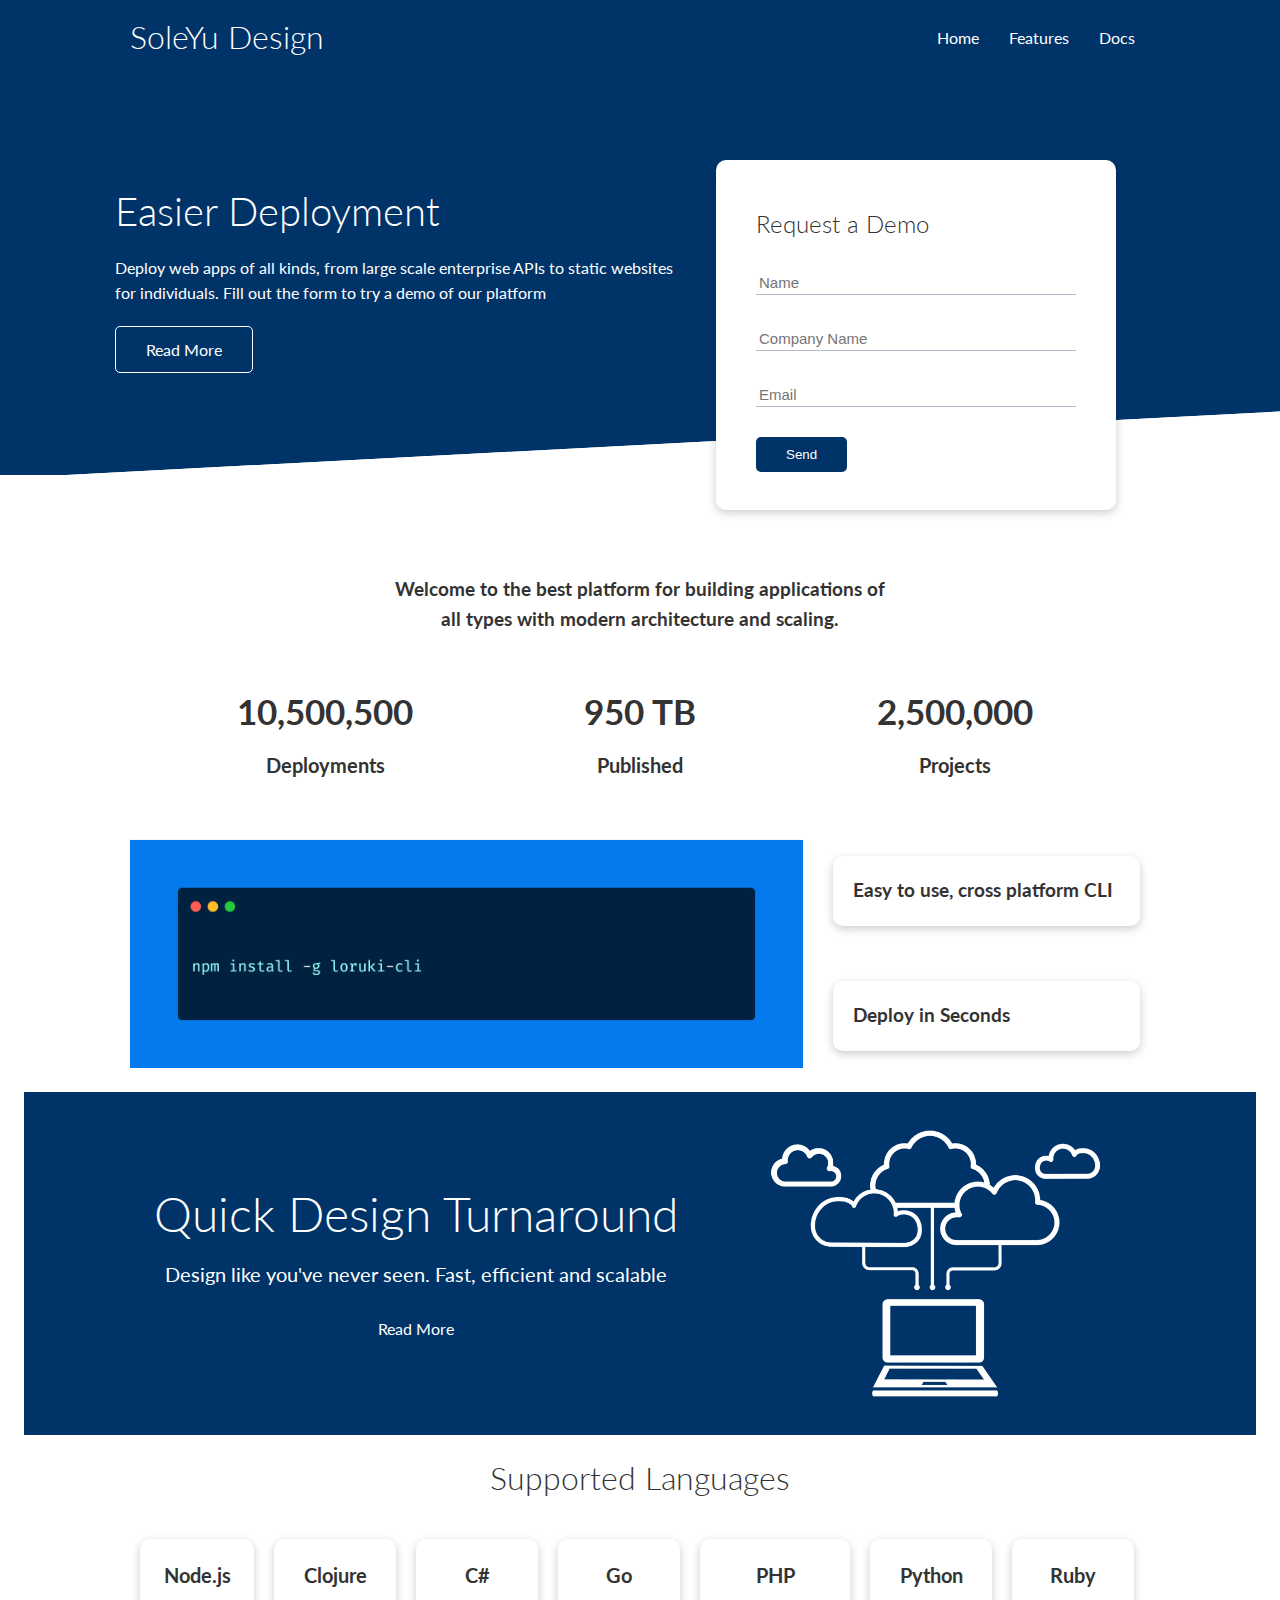
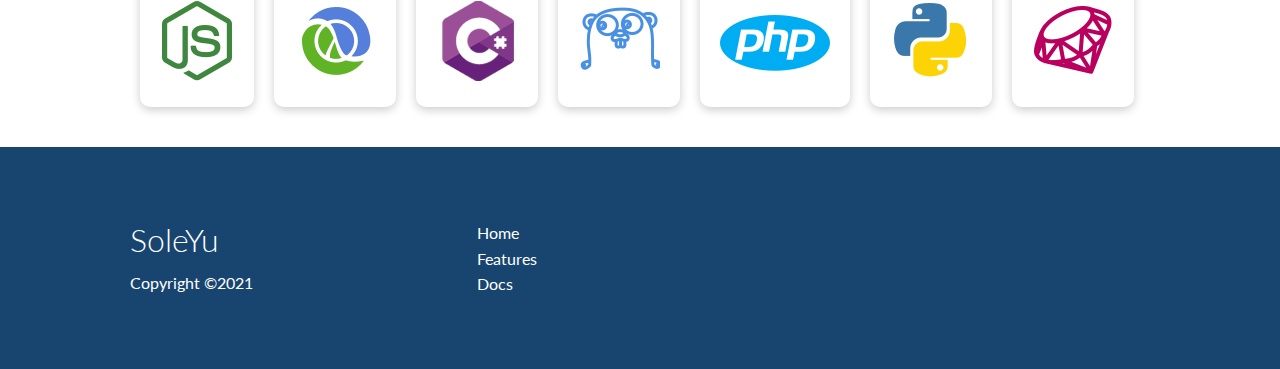
<file: index.html>
<!DOCTYPE html>
<html lang="en">
<head>
    <meta charset="UTF-8">
    <meta http-equiv="X-UA-Compatible" content="IE=edge">
    <meta name="viewport" content="width=device-width, initial-scale=1.0">
    <link rel="stylesheet" href="css/utilities.css">
    <link rel="stylesheet" href="css/style.css">
    <link rel="stylesheet" href="https://cdnjs.cloudflare.com/ajax/libs/font-awesome/5.15.3/css/all.min.css" integrity="sha512-iBBXm8fW90+nuLcSKlbmrPcLa0OT92xO1BIsZ+ywDWZCvqsWgccV3gFoRBv0z+8dLJgyAHIhR35VZc2oM/gI1w==" crossorigin="anonymous" referrerpolicy="no-referrer" />
    <title>SoleYu - Solutions | Data | Design</title>
</head>
<body>
    <!-- NavBar -->
    <div class="navbar">
        <div class="container flex">
            <h1 class="logo">SoleYu Design</h1>
                <nav>
                    <ul>
                        <li>
                            <a href="index.html" class="href">Home</a>
                        </li>
                        <li>
                            <a href="features.html" class="href">Features</a>
                        </li>
                        <li>
                            <a href="docs.html" class="href">Docs</a>
                        </li>
                    </ul>
                </nav>
        </div>
    </div>

    <!-- Showcase -->
    <section class="showcase">
        <div class="container grid">
            <div class="showcase-text">
                <h1>Easier Deployment</h1>
                <p>
                    Deploy web apps of all kinds, from large scale enterprise APIs to static websites for individuals. Fill out the form to try a demo of our platform

                </p>
                <a href="features.html" class="btn btn-outline">Read More</a>
            </div>
            <div class="showcase-form card">
                <h2>Request a Demo</h2>
                <form>
                    <div class="form-control">
                        <input type="text" name="name" placeholder="Name" required>
                    </div>
                    <div class="form-control">
                        <input type="text" name="company" placeholder="Company Name" required>
                    </div>
                    <div class="form-control">
                        <input type="text" name="email" placeholder="Email" required>
                    </div>
                    <input type='submit' value="Send" class="btn btn-primary">
                </form>
            </div>
        </div>
    </section>

    <!-- Stats -->
    <section class="stats">
        <div class="container">
            <h3 class="stats-heading text-center m-1">
                Welcome to the best platform for building applications of all types with modern architecture and scaling.
            </h3>
            <div class="grid grid-3 text-center m-4">
                <div>
                    <i class="fas fa-server fa-3x"></i>
                    <h3>10,500,500</h3>
                    <p class="text-secondary">Deployments</p>
                </div>
                <div>
                    <i class="fas fa-upload fa-3x"></i>
                    <h3>950 TB</h3>
                    <p class="text-secondary">Published</p>
                </div>
                <div>
                    <i class="fas fa-project-diagram fa-3x"></i>
                    <h3>2,500,000</h3>
                    <p class="text-secondary">Projects</p>
                </div>
            </div>
        </div>
    </section>

    <!-- CLI -->
    <section class="cli">
        <div class="container grid">
            <img src="images/npm.png" alt="cliImage">
            <div class="card">
                <h3>
                    Easy to use, cross platform CLI
                </h3>
            </div>
            <div class="card">
                <h3>
                   Deploy in Seconds
                </h3>
            </div>
        </div>
    </section>
<!-- Cloud -->
<section class="cloud bg-primary m-2 p-2">
    <div class="container grid">
        <div class="text-center">
            <h2 class="lg">Quick Design Turnaround</h2>
            <p class="lead m-1">
                Design like you've never seen. Fast, efficient and scalable
            </p>
            <a href="features.html" class="btn btn-light">Read More</a>
        </div>
        <img src="images/cloud.png" alt="cloudimage">
    </div>

</section>

<!-- Languages -->

<section class="languages">
    <h2 class="md text-center m-2">Supported Languages

    </h2>
<!-- Node -->

    <div class="container flex">
        <div class="card">
            <h4>Node.js</h4>
            <img src="images/logos/node.png" alt="nodeicon">
        </div>
    
<!-- Clojure -->

    
        <div class="card">
            <h4>Clojure</h4>
            <img src="images/logos/clojure.png" alt="clojureicon">
        </div>
   

    <!-- C# -->
    
        <div class="card">
            <h4>C#</h4>
            <img src="images/logos/csharp.png" alt="csharpicon">
        </div>
    
    <!-- Go -->
    
        <div class="card">
            <h4>Go</h4>
            <img src="images/logos/go.png" alt="goicon">
        </div>
    
    <!-- PHP -->

        <div class="card">
            <h4>PHP</h4>
            <img src="images/logos/php.png" alt="phpicon">
        </div>
    
    <!-- Python -->
    
        <div class="card">
            <h4>Python</h4>
            <img src="images/logos/python.png" alt="pythonicon">
        </div>
    
    <!-- Ruby -->
    
        <div class="card">
            <h4>Ruby</h4>
            <img src="images/logos/ruby.png" alt="rubyicon">
        </div>
        
    </div>
</section>

<!-- Footer -->

<footer class="footer bg-dark p-5">
    <div class="container grid grid-3">
        <div>
            <h1>SoleYu</h1>
            <p>Copyright &copy;2021</p>
        </div>
        <nav>
            <ul>
                <li>
                <a href="index.html">Home</a>
                </li>
                <li>
                <a href="features.html">Features</a>
                </li>
                <li>
                <a href="docs.html">Docs</a>
                </li>
            </ul>
        </nav>
        <div class="social">
            <a href="#"><i class="fab fa-github fa-2x"></i></a>
            <a href="#"><i class="fab fa-twitter fa-2x"></i></a>
            <a href="#"><i class="fab fa-facebook fa-2x"></i></a>
            <a href="#"><i class="fab fa-instagram fa-2x"></i></a>
        </div>
    </div>
</footer>
</body>
</html>
</file>
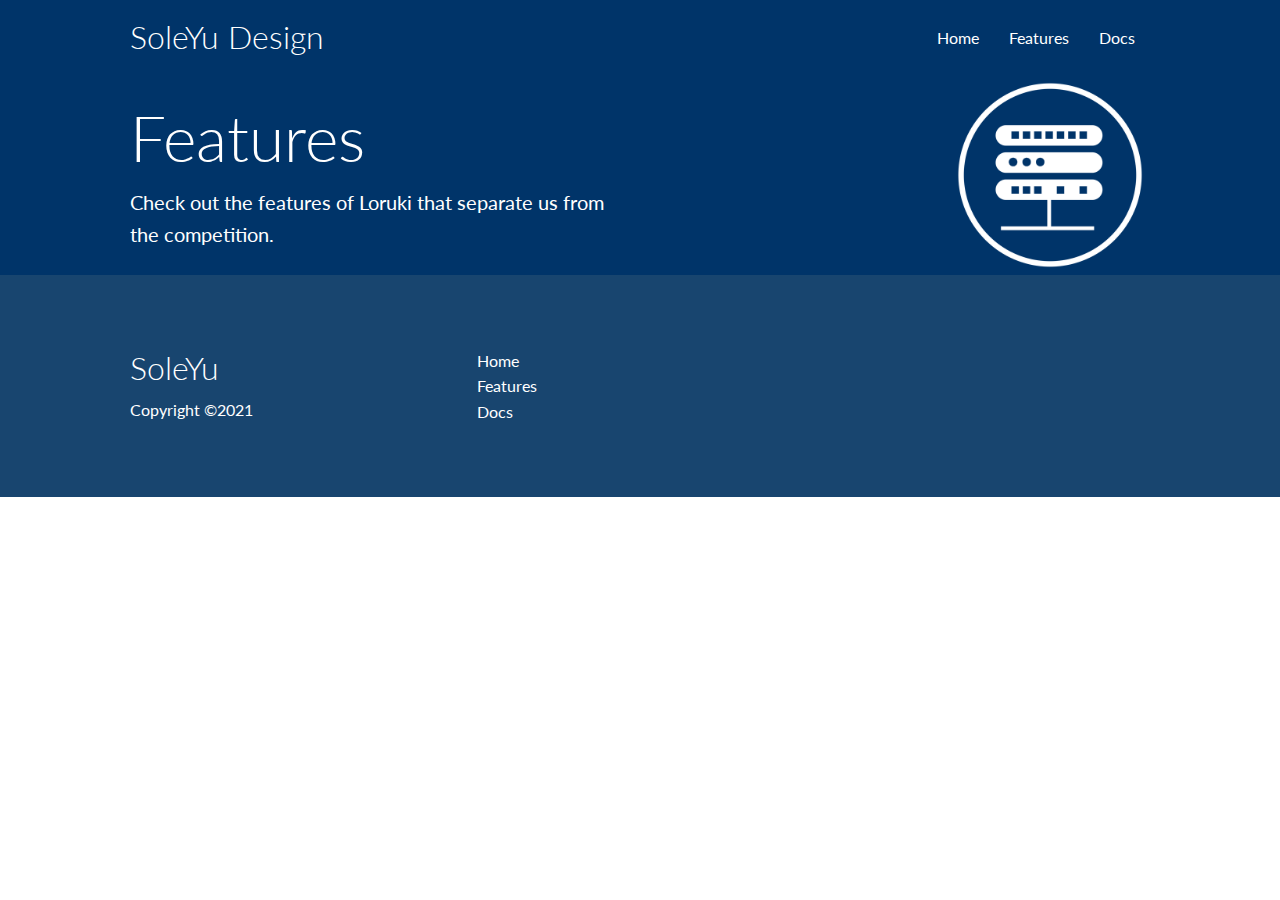
<file: docs.html>
<!DOCTYPE html>
<html lang="en">
<head>
    <meta charset="UTF-8">
    <meta http-equiv="X-UA-Compatible" content="IE=edge">
    <meta name="viewport" content="width=device-width, initial-scale=1.0">
    <link rel="stylesheet" href="css/utilities.css">
    <link rel="stylesheet" href="css/style.css">
    <link rel="stylesheet" href="https://cdnjs.cloudflare.com/ajax/libs/font-awesome/5.15.3/css/all.min.css" integrity="sha512-iBBXm8fW90+nuLcSKlbmrPcLa0OT92xO1BIsZ+ywDWZCvqsWgccV3gFoRBv0z+8dLJgyAHIhR35VZc2oM/gI1w==" crossorigin="anonymous" referrerpolicy="no-referrer" />
    <title>SoleYu - Solutions | Data | Design</title>
</head>
<body>
    <!-- NavBar -->
    <div class="navbar">
        <div class="container flex">
            <h1 class="logo">SoleYu Design</h1>
                <nav>
                    <ul>
                        <li>
                            <a href="index.html" class="href">Home</a>
                        </li>
                        <li>
                            <a href="features.html" class="href">Features</a>
                        </li>
                        <li>
                            <a href=docs.html" class="href">Docs</a>
                        </li>
                    </ul>
                </nav>
        </div>
    </div>

<!-- Head -->
<section class="features-head bg-primary p3">
    <div class="container grid">
        <div>
            <h1 class="xl">
                Features
            </h1>
            <p class="lead">
                Check out the features of Loruki that separate us from the competition.
            </p>
        </div>
        <img src="images/server.png" alt="serverimageA">
    </div>
</section>

<!-- Footer -->

<footer class="footer bg-dark p-5">
    <div class="container grid grid-3">
        <div>
            <h1>SoleYu</h1>
            <p>Copyright &copy;2021</p>
        </div>
        <nav>
            <ul>
                <li>
                <a href="index.html">Home</a>
                </li>
                <li>
                <a href="features.html">Features</a>
                </li>
                <li>
                <a href="docs.html">Docs</a>
                </li>
            </ul>
        </nav>
        <div class="social">
            <a href="#"><i class="fab fa-github fa-2x"></i></a>
            <a href="#"><i class="fab fa-twitter fa-2x"></i></a>
            <a href="#"><i class="fab fa-facebook fa-2x"></i></a>
            <a href="#"><i class="fab fa-instagram fa-2x"></i></a>
        </div>
    </div>
</footer>
</body>
</html>
</file>
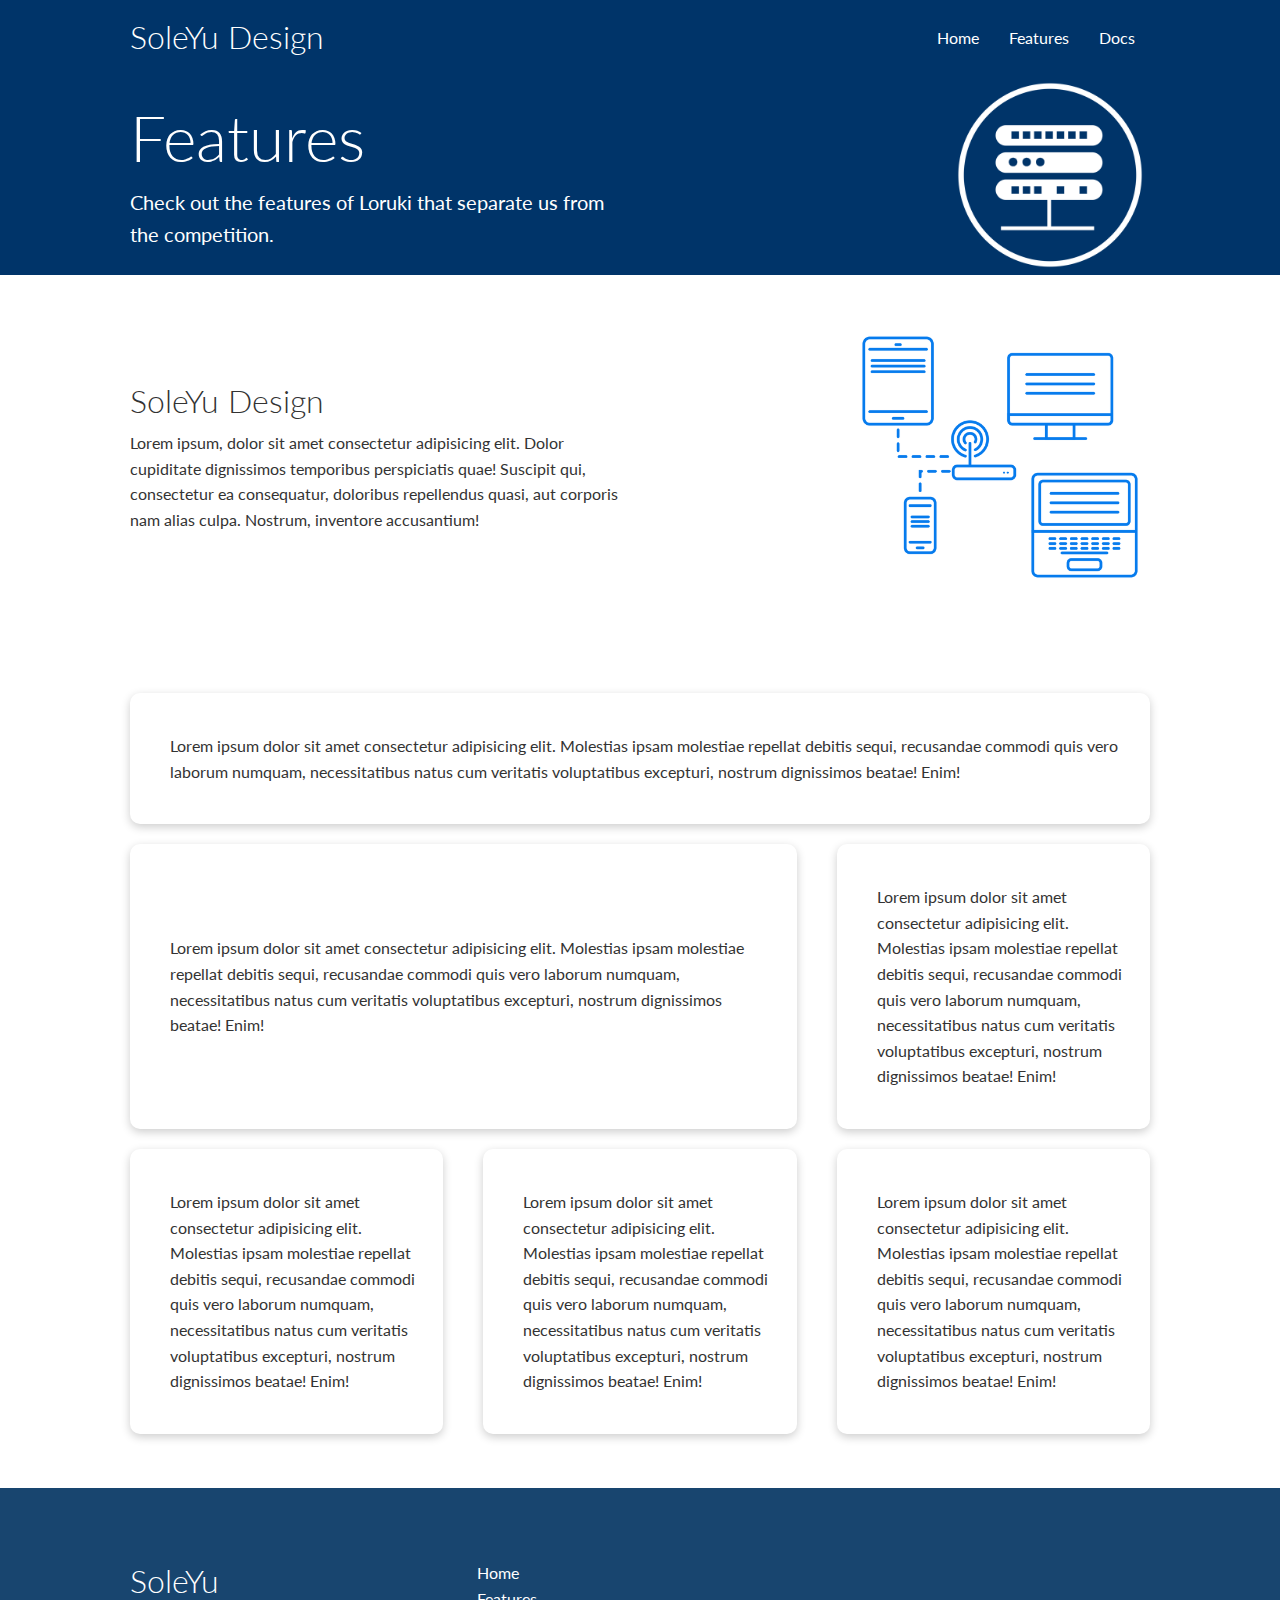
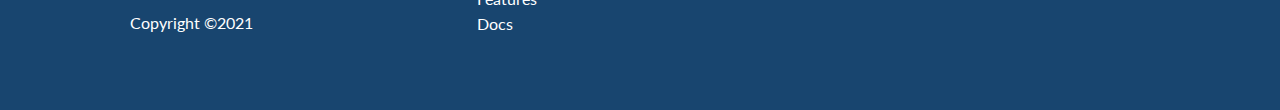
<file: features.html>
<!DOCTYPE html>
<html lang="en">
<head>
    <meta charset="UTF-8">
    <meta http-equiv="X-UA-Compatible" content="IE=edge">
    <meta name="viewport" content="width=device-width, initial-scale=1.0">
    <link rel="stylesheet" href="css/utilities.css">
    <link rel="stylesheet" href="css/style.css">
    <link rel="stylesheet" href="https://cdnjs.cloudflare.com/ajax/libs/font-awesome/5.15.3/css/all.min.css" integrity="sha512-iBBXm8fW90+nuLcSKlbmrPcLa0OT92xO1BIsZ+ywDWZCvqsWgccV3gFoRBv0z+8dLJgyAHIhR35VZc2oM/gI1w==" crossorigin="anonymous" referrerpolicy="no-referrer" />
    <title>SoleYu - Solutions | Data | Design</title>
</head>
<body>
    <!-- NavBar -->
    <div class="navbar">
        <div class="container flex">
            <h1 class="logo">SoleYu Design</h1>
                <nav>
                    <ul>
                        <li>
                            <a href="index.html" class="href">Home</a>
                        </li>
                        <li>
                            <a href="features.html" class="href">Features</a>
                        </li>
                        <li>
                            <a href=docs.html" class="href">Docs</a>
                        </li>
                    </ul>
                </nav>
        </div>
    </div>

<!-- Head -->
<section class="features-head bg-primary p3">
    <div class="container grid">
        <div>
            <h1 class="xl">
                Features
            </h1>
            <p class="lead">
                Check out the features of Loruki that separate us from the competition.
            </p>
        </div>
        <img src="images/server.png" alt="serverimageA">
    </div>
</section>

<!-- Subhead -->
<section class="features-sub-head bg-light p-3">
    <div class="container grid">
        <div>
            <h1 class="md">SoleYu Design</h1>
            <p></p>
                Lorem ipsum, dolor sit amet consectetur adipisicing elit. Dolor cupiditate dignissimos temporibus perspiciatis quae! Suscipit qui, consectetur ea consequatur, doloribus repellendus quasi, aut corporis nam alias culpa. Nostrum, inventore accusantium!
            </p>
        </div>
        <img src="images/server2.png" alt="serverimageB">
    </div>
</section>

<!-- Features Main -->

<section class="features-main m-2">
    <div class="container grid grid-3">
        <div class="card flex">
            <i class="fas fa-server fa-3x">

            </i>
            <p>Lorem ipsum dolor sit amet consectetur adipisicing elit. Molestias ipsam molestiae repellat debitis sequi, recusandae commodi quis vero laborum numquam, necessitatibus natus cum veritatis voluptatibus excepturi, nostrum dignissimos beatae! Enim!</p>
        </div>
        <div class="card flex">
            <i class="fas fa-network-wired fa-3x">

            </i>
            <p>Lorem ipsum dolor sit amet consectetur adipisicing elit. Molestias ipsam molestiae repellat debitis sequi, recusandae commodi quis vero laborum numquam, necessitatibus natus cum veritatis voluptatibus excepturi, nostrum dignissimos beatae! Enim!</p>
        </div>
        <div class="card flex">
            <i class="fas fa-laptop-code fa-3x">

            </i>
            <p>Lorem ipsum dolor sit amet consectetur adipisicing elit. Molestias ipsam molestiae repellat debitis sequi, recusandae commodi quis vero laborum numquam, necessitatibus natus cum veritatis voluptatibus excepturi, nostrum dignissimos beatae! Enim!</p>
        </div>
        <div class="card flex">
            <i class="fas fa-database fa-3x">

            </i>
            <p>Lorem ipsum dolor sit amet consectetur adipisicing elit. Molestias ipsam molestiae repellat debitis sequi, recusandae commodi quis vero laborum numquam, necessitatibus natus cum veritatis voluptatibus excepturi, nostrum dignissimos beatae! Enim!</p>
        </div>
        <div class="card flex">
            <i class="fas fa-power-off fa-3x">

            </i>
            <p>Lorem ipsum dolor sit amet consectetur adipisicing elit. Molestias ipsam molestiae repellat debitis sequi, recusandae commodi quis vero laborum numquam, necessitatibus natus cum veritatis voluptatibus excepturi, nostrum dignissimos beatae! Enim!</p>
        </div>
        <div class="card flex">
            <i class="fas fa-upload fa-3x">

            </i>
            <p>Lorem ipsum dolor sit amet consectetur adipisicing elit. Molestias ipsam molestiae repellat debitis sequi, recusandae commodi quis vero laborum numquam, necessitatibus natus cum veritatis voluptatibus excepturi, nostrum dignissimos beatae! Enim!</p>
        </div>
        
    </div>
</section>

<!-- Footer -->

<footer class="footer bg-dark p-5">
    <div class="container grid grid-3">
        <div>
            <h1>SoleYu</h1>
            <p>Copyright &copy;2021</p>
        </div>
        <nav>
            <ul>
                <li>
                <a href="index.html">Home</a>
                </li>
                <li>
                <a href="features.html">Features</a>
                </li>
                <li>
                <a href="docs.html">Docs</a>
                </li>
            </ul>
        </nav>
        <div class="social">
            <a href="#"><i class="fab fa-github fa-2x"></i></a>
            <a href="#"><i class="fab fa-twitter fa-2x"></i></a>
            <a href="#"><i class="fab fa-facebook fa-2x"></i></a>
            <a href="#"><i class="fab fa-instagram fa-2x"></i></a>
        </div>
    </div>
</footer>
</body>
</html>
</file>
<file: css/utilities.css>
/* Utilities */
.container {
    max-width: 1100px;
    margin: 0 auto;
    overflow: auto;
    padding: 0 40px;
}

.card {
    background-color: white;;
    color: #333;
    border-radius: 10px;
    box-shadow: 0 3px 10px rgba(0,0,0,0.2);
    padding: 20px;
    margin: 10px;
}

.btn {
    display: inline-block;
    padding: 10px 30px;
    cursor: pointer;
    background: var(--primary-color);
    color: #fff;
    border: none;
    border-radius: 5px;
}

.btn-outline {
    background-color: transparent;
    border: 1px #fff solid;
}

.btn:hover {
    transform: scale(0.95);
}


/* Text Sizes */

.lead {
    font-size: 20px;
}

.sm {
    font-size: 1rem;
}
.md {
    font-size: 2rem;
}
.lg {
    font-size: 3rem;
}
.xl {
    font-size: 4rem;
}


/* Languages */






/* Backgrounds and Colored Buttons */

.bg-primary, .btn-primary {
background-color: var(--primary-color);
color: #fff;
}
.bg-secondary, .btn-secondary {
background-color: var(--secondary-color);
color: #fff;
}
.bg-dark, .btn-dark {
background-color: var(--dark-color);
color: #fff;
}
.bg-light a, .btn-light a, .bg-primary a, .btn-primary a, .bg-secondary a, .btn-secondary a, .bg-dark a, .btn-dark a, .bg-light a, .btn-light a {
    color: white;
}


.text-center {
text-align: center;
}



.flex {
    display: flex;
    align-items: center;
    height: 100%;
}

.grid {
    display: grid;
    grid-template-columns: repeat(2, 1fr);
    gap: 20px;
    justify-content: center;
    align-items: center;
    height: 100%;
}

.grid-3 {
    grid-template-columns: repeat(3, 1fr);
}

/* Margin */

.m-1 {
    margin: 1rem;
}
.m-2 {
    margin: 1.5rem;
}
.m-3 {
    margin: 2rem;
}
.m-4 {
    margin: 3rem;
}
.m-5 {
    margin: 4rem;
}
/* Padding */

.p-1 {
    padding: 1rem;
}
.p-2 {
    padding: 1.5rem;
}
.p-3 {
    padding: 2rem;
}
.p-4 {
    padding: 3rem;
}
.p-5 {
    padding: 4rem;
}
</file>
<file: css/style.css>
@import url('https://fonts.googleapis.com/css2?family=Lato:wght@300&display=swap');

:root {
    --primary-color: #003469;
    --secondary-color: #233443;
    --dark-color: #18456f;
    --light-color: #f4f4f4;
}

/* Universal selector */
* {
box-sizing: border-box;
padding: 0;
margin: 0;
}

body {
    font-family: 'Lato', sans-serif;
    color: #333;
    line-height: 1.6;
}

ul {
    list-style-type: none;
}

a {
    text-decoration: none;
    color: #333;
}

h1, h2 {
    font-weight: 300;
    line-height: 1.2;
    margin: 10px 0;
}

p {
    margin: 10px 0;
}

img {
    width: 100%;
}

/* Navbar styling */
.navbar {
    background-color: var(--primary-color);
    color: white;
    height: 75px;
}

.navbar ul {
    display: flex;
}

.navbar a {
    color: white;
    padding: 10px;
    margin: 0 5px;
}

.navbar a:hover {
    border-bottom: 2px white solid;
}

.navbar .flex {
    justify-content: space-between;
}



/* Showcase */
.showcase {
height: 400px;
background-color: var(--primary-color);
color: white;
position: relative;

}

.showcase h1 {
    font-size: 40px;
}

.showcase p {
    margin: 20px 0;
}

.showcase .grid {
    grid-template-columns: 55% 45%;
    gap: 30px;
    overflow: visible;
}

.showcase-form {
    position: relative;
    top: 60px;
    height: 350px;
    width: 400px;
    padding: 40px;
    z-index: 100;
}

.showcase-form .form-control {
    margin: 30px 0;
}

.showcase-form input[type='text'],
.showcase-form input[type='email'] {
border: 0;
border-bottom: 1px solid #b4becb;
width: 100%;
padding: 3px;
font-size: 15px;
}

.showcase-form input:focus {
    outline: none;
}

.showcase::before,.showcase::after {
    content: '';
    position: absolute;
    height: 100px;
    bottom: -70px;
    right: 0;
    left: 0;
    background-color: #fff;
    transform:skewY(-3deg);
    -webkit-transform:skewY(-3deg);
    -moz-transform:skewY(-3deg);
    -ms-transform:skewY(-3deg);
}

/* Stats */

.stats {
    padding-top: 100px;
}

.stats-heading {
    max-width: 500px;
    margin: auto;
}

.stats .grid h3 {
    font-size: 35px;
}

.stats .grid p {
    font-size: 20px;
    font-weight: bold;
}

/* Cli */
.cli .grid {
    grid-template-columns: repeat(3, 1fr);
    grid-template-rows: repeat(2, 1fr);
}

.cli .grid > *:first-child {
    grid-column: 1 / span 2;
    grid-row: 1 / span 2;
}

/* Cloud */

.cloud .grid {
    grid-template-columns: 4fr 3fr;
}

/* Languages */

.languages .flex {
    flex-wrap: wrap;
}

.languages .card {
text-align: center;
margin: 18px 10px 40px;
transition: transform 0.2s ease-in;
}

.languages .card h4 {
    font-size: 20px;
    margin-bottom: 10px
}

.languages .card:hover {
    transform: translateY(-15px)
}

/* Features */

.features-head img {
width: 200px;
justify-self: flex-end;
}
.features-sub-head img {
width: 300px;
justify-self: flex-end;
}

.features-main .card > i {
margin-right: 20px;
}

.features-main .grid {
    padding: 30px;
}
.features-main .grid > *:first-child {
    grid-column: 1 / span 3;
}
.features-main .grid > *:nth-child(2) {
    grid-column: 1 / span 2;
}

/* Footer */

.footer .social a {
    margin: 0 10px;

}

/* Tablets and under */
@media(max-width: 768px) {
    .grid,
    .showcase .grid,
    .stats .grid,
    .cli .grid,
    .cloud .grid {
        grid-template-columns: 1fr;
        grid-template-rows: 1fr;
    }


    .showcase {
        height: auto;
    }

    .showcase-text {
        text-align: center;
        margin-top: 40px;
    }
    .showcase-form {
        justify-self: center;
        margin: auto;
    }
    .cli .grid > *:first-child {
        grid-column: 1;
        grid-row: 1;;
    }

}




/* Mobile */
@media(max-width: 500px) {
    .navbar {
        height: 110px;
    }
    .navbar .flex {
        flex-direction: column;
    }

    .navbar ul {
        padding: 10px;
        background-color: rgba(0, 0, 0, 0.1)
    }

}
</file>
